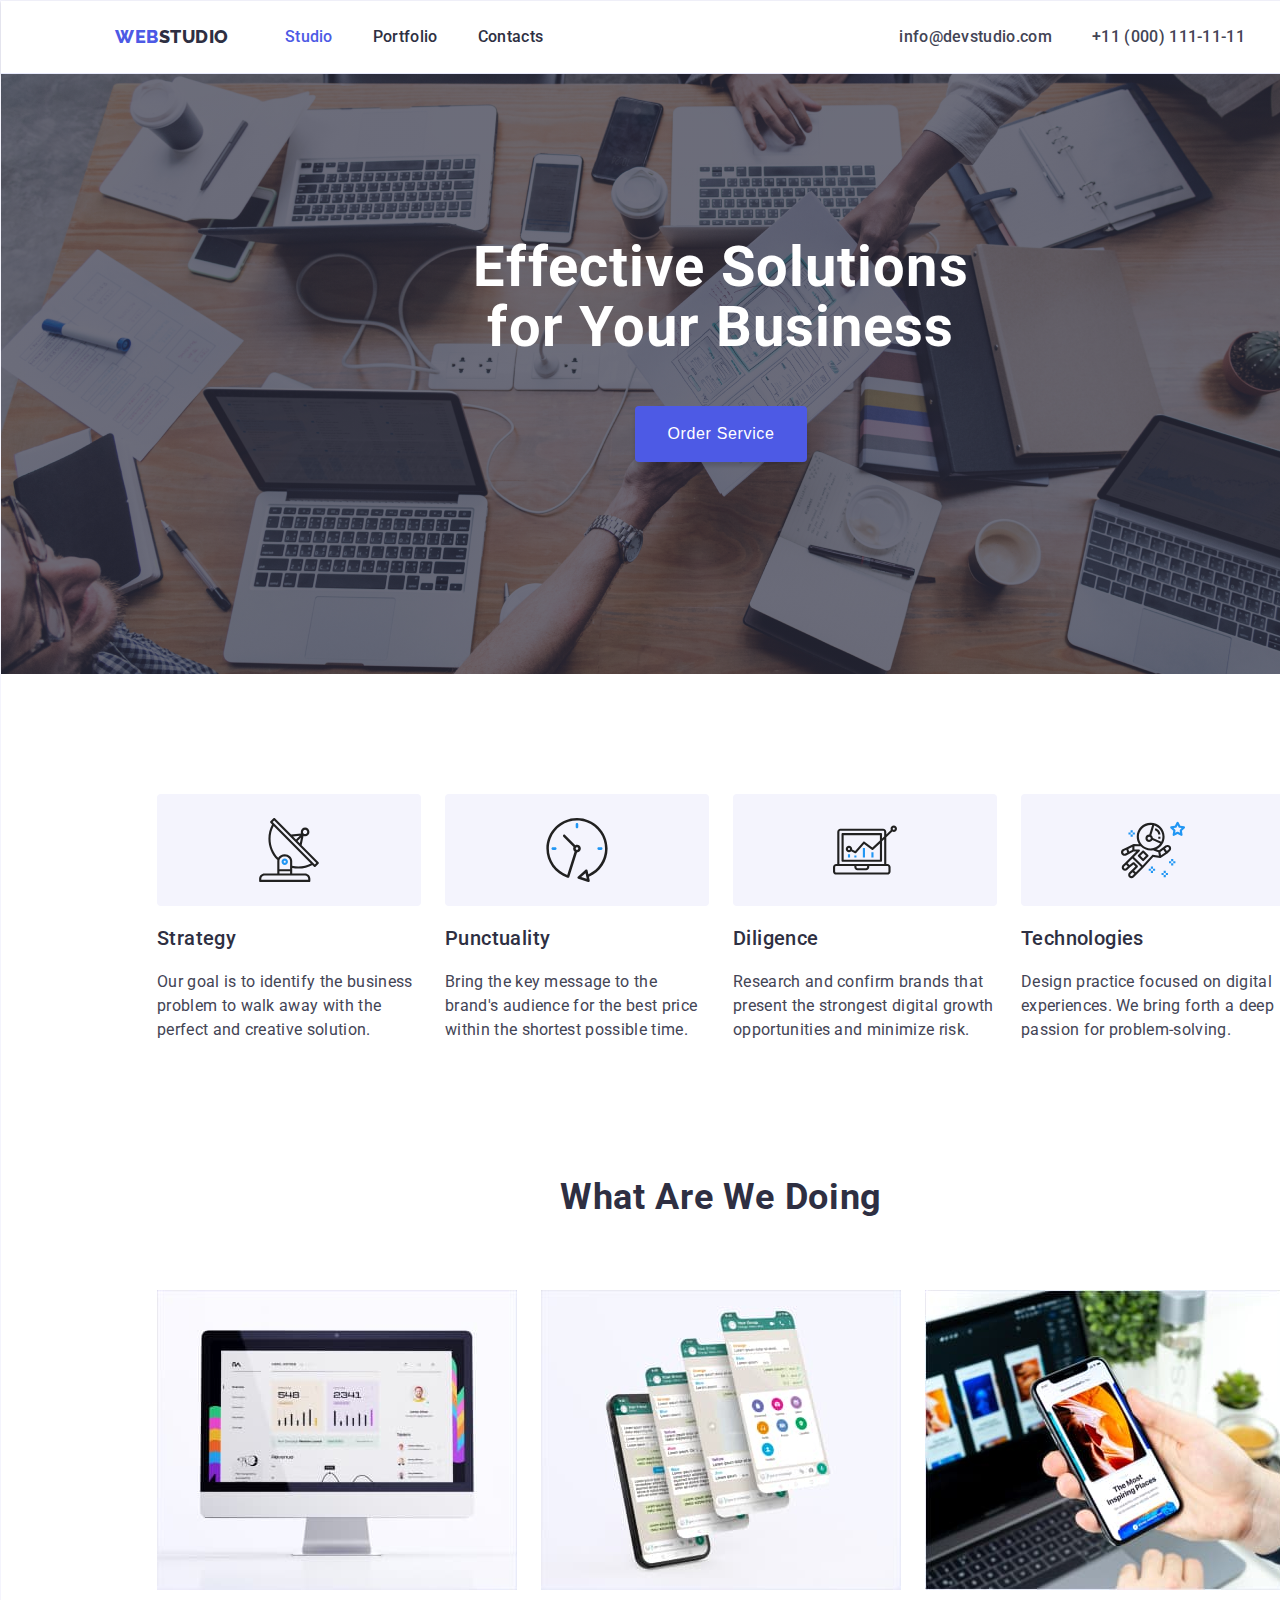
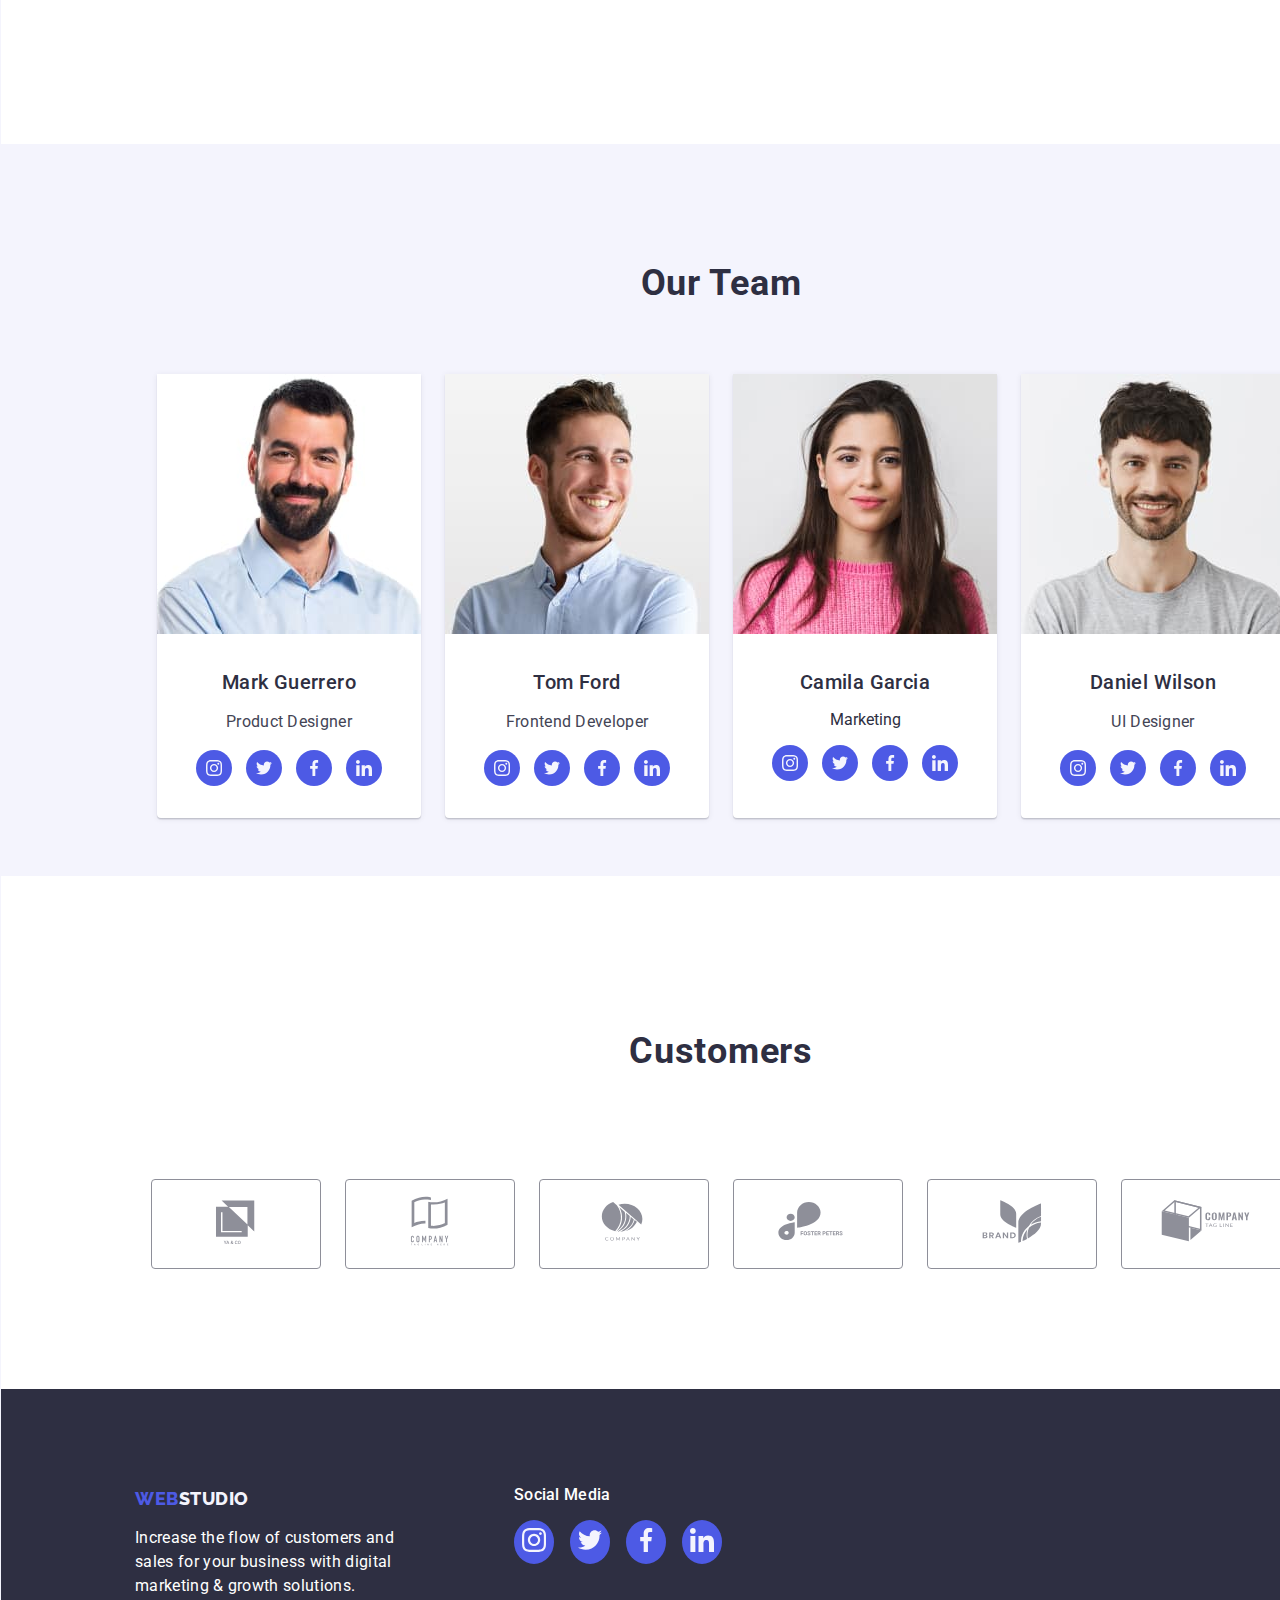
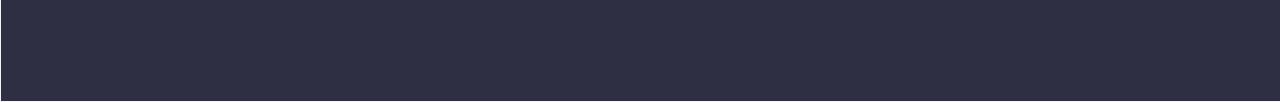
<file: index.html>
<!DOCTYPE html>
<html lang="en">
<head>
        <title>Homework 4</title>
        <meta charset="UTF-8">
        <link rel="stylesheet" href="./css/styles.css" />
        <link rel="preconnect" href="https://fonts.googleapis.com">
        <link rel="preconnect" href="https://fonts.gstatic.com" crossorigin>
        <link href="https://fonts.googleapis.com/css2?family=Roboto:wght@400;500;700;900&display=swap" rel="stylesheet">
        <link rel="preconnect" href="https://fonts.googleapis.com">
        <link rel="preconnect" href="https://fonts.gstatic.com" crossorigin>
        <link href="https://fonts.googleapis.com/css2?family=Raleway:wght@800&display=swap" rel="stylesheet">
 <!-- Heading -->
</head>
    <body class="flex-container">
        <header class="container d-flex header">
            <div class="d-flex">
                <a href="WEBSTUDIO" class="logo link"><span class="logo-web">WEB</span><span class="logo-studio-nav">STUDIO</span></a>
                <nav>
                    <ul class="list flex-link">
                        <li>
                            <a href="index.html" class="link nav-link active" >Studio</a>
                        </li>
                        
                        <li>
                            <a href="portfolio.html" class="link nav-link">Portfolio</a>
                        </li>

                        <li>
                            <a href="Contacts" class="link nav-link">Contacts</a>
                        </li>
                    </ul>
                </nav>
            </div>
            <!-- Contacts -->
            <ul class="list flex-contacts">
                <li>
                    <a href="mailto:info@devstudio.com" class="link contacts">info@devstudio.com</a>
                </li>
                <li>
                    <a href="tel:+11000111-11-11" class="link contacts">+11 (000) 111-11-11</a>
                </li>
            </ul>
        </header>

        <!-- Main Content -->
        <main>
            <!-- Hero Section -->
            <section class="hero">
            <h1 class="hero-text">Effective Solutions <br>for Your Business</h1> 
            <button type="button" class="hero-btn">Order Service</button>
            </section>
            <!-- Benefit Section -->
            <section class="benefits">
                <ul class="list">
                    <li>
                        <div class="ben-icon">
                            <svg width="64" height="64">
                                <use href="./images/icons.svg#antenna-1"></use>
                            </svg>
                        </div>
                        <h3 class="benefits">Strategy</h3>
                        <p class="text">Our goal is to identify the business problem to walk away with the perfect and creative solution.</p>
                    </li>
                
                    <li>
                        <div class="ben-icon">
                            <svg width="64" height="64">
                                <use href="./images/icons.svg#clock-1"></use>
                            </svg>
                        </div>
                        <h3 class="benefits">Punctuality</h3>
                        <p class="text">Bring the key message to the brand's audience for the best price within the shortest possible time.</p>
                    </li>
                
                    <li>
                        <div class="ben-icon">
                            <svg width="64" height="64">
                                <use href="./images/icons.svg#diagram-1"></use>
                            </svg>
                        </div>
                        <h3 class="benefits">Diligence</h3>
                        <p class="text">Research and confirm brands that present the strongest digital growth opportunities and minimize risk.</p>
                    </li>
                
                    <li>
                        <div class="ben-icon">
                            <svg width="64" height="64">
                                <use href="./images/icons.svg#astronaut-1"></use>
                            </svg>
                        </div>
                        <h3 class="benefits">Technologies</h3>
                        <p class="text">Design practice focused on digital experiences. We bring forth a deep passion for problem-solving.</p>
                    </li>
                </ul>   
            </section>
 
            <!-- What We Do Section -->
            <section class="about">
                <h2 class="profile">What are we doing</h2>
                <ul class="list">
                    <li>
                    <img src="images/Desktop.jpg" alt="Desktop" width="360"/>
                    </li>
                
                    <li>
                    <img src="images/MobileScreen.jpg" alt="Mobile Screen" width="360"/>
                    </li>
            
                    <li>
                        <img src="images/Mobile.jpg" alt="Mobile device in front of Desktop" width="360"/>
                    </li>
                </ul>
            </section>

            <!-- Team Members -->
            <section class="team bg-light">
                <h2 class="profile">Our Team</h2>
                <ul class="list">
                    <li>
                        <img src="images/Mark.jpg" alt="Smiling guy with beard in a Polo" width="264x348" />
                        <div class="team-caption">
                            <h3 class="team-name">Mark Guerrero</h3>
                            <p class="text">Product Designer</p>
                            <div class="team-socials">
                                <a class="ts-icon">
                                   <svg width="16" height="16">
                                    <use href="./images/icons.svg#instagram-2"></use>
                                   </svg>
                                </a>
                                <a class="ts-icon">
                                    <svg width="16" height="16">
                                        <use href="./images/icons.svg#twitter-1"></use>
                                    </svg>
                                </a>
                                <a class="ts-icon">
                                    <svg width="16" height="16">
                                        <use href="./images/icons.svg#facebook"></use>
                                    </svg>
                                </a>
                                <a class="ts-icon">
                                    <svg width="16" height="16">
                                        <use href="./images/icons.svg#linkedin-1"></use>
                                    </svg>
                                </a>
                            </div>
                        </div>
                    </li>
                
                    <li>
                        <img src="images/Tom.jpg" alt="Smiling guy in a Polo" width="264x348"/>
                        <div class="team-caption">
                            <h3 class="team-name">Tom Ford</h3>
                            <p class="text">Frontend Developer</p>
                            <div class="team-socials">
                                <a class="ts-icon">
                                    <svg width="16" height="16">
                                        <use href="./images/icons.svg#instagram-2"></use>
                                    </svg>
                                </a>
                                <a class="ts-icon">
                                    <svg width="16" height="16">
                                        <use href="./images/icons.svg#twitter-1"></use>
                                    </svg>
                                </a>
                                <a class="ts-icon">
                                    <svg width="16" height="16">
                                        <use href="./images/icons.svg#facebook"></use>
                                    </svg>
                                </a>
                                <a class="ts-icon">
                                    <svg width="16" height="16">
                                        <use href="./images/icons.svg#linkedin-1"></use>
                                    </svg>
                                </a>
                            </div>
                        </div>
                    </li>
                    
                    <li>
                        <img src="images/Camila.jpg" alt="Girl in Pink Sweater" width="264x348"/>
                        <div class="team-caption">
                            <h3 class="team-name">Camila Garcia</h3>
                            <p class="team-text">Marketing</p>
                            <div class="team-socials">
                                <a class="ts-icon">
                                    <svg width="16" height="16">
                                        <use href="./images/icons.svg#instagram-2"></use>
                                    </svg>
                                </a>
                                <a class="ts-icon">
                                    <svg width="16" height="16">
                                        <use href="./images/icons.svg#twitter-1"></use>
                                    </svg>
                                </a>
                                <a class="ts-icon">
                                    <svg width="16" height="16">
                                        <use href="./images/icons.svg#facebook"></use>
                                    </svg>
                                </a>
                                <a class="ts-icon">
                                    <svg width="16" height="16">
                                        <use href="./images/icons.svg#linkedin-1"></use>
                                    </svg>
                                </a>
                            </div>
                        </div>
                    </li>
                    
                    <li>
                        <img src="images/Daniel.jpg" alt="Smiling guy with beard in a Shirt" width="264x348"/>
                        <div class="team-caption">
                            <h3 class="team-name">Daniel Wilson</h3>
                            <p class="text">UI Designer</p>
                            <div class="team-socials">
                                <a class="ts-icon">
                                    <svg width="16" height="16">
                                        <use href="./images/icons.svg#instagram-2"></use>
                                    </svg>
                                </a>
                                <a class="ts-icon">
                                    <svg width="16" height="16">
                                        <use href="./images/icons.svg#twitter-1"></use>
                                    </svg>
                                </a>
                                <a class="ts-icon">
                                    <svg width="16" height="16">
                                        <use href="./images/icons.svg#facebook"></use>
                                    </svg>
                                </a>
                                <a class="ts-icon">
                                    <svg width="16" height="16">
                                        <use href="./images/icons.svg#linkedin-1"></use>
                                    </svg>
                                </a>
                            </div>
                        </div>
                    </li>
                </ul>              
            </section>

            <section class="clients">
                <h2 class="profile">Customers</h2>
                <ul class="list-icon">
                    <li class="customers-icon">
                        <a href="#">
                            <svg width="104" height="56">
                                <use href="./images/icons.svg#Logo-6"></use>
                            </svg>
                        </a>
                    </li>
                    <li class="customers-icon">
                        <a href="#">
                            <svg width="104" height="56">
                                <use href="./images/icons.svg#Logo-4"></use>
                            </svg>
                        </a>
                    </li>
                    <li class="customers-icon">
                        <a href="#">
                            <svg width="104" height="56">
                                <use href="./images/icons.svg#Logo-3"></use>
                            </svg>
                        </a>
                    </li>
                    <li class="customers-icon">
                        <a href="#">
                            <svg width="104" height="56">
                                <use href="./images/icons.svg#Logo-2"></use>
                            </svg>
                        </a>
                    </li>
                    <li class="customers-icon">
                        <a href="#">
                            <svg width="104" height="56">
                                <use href="./images/icons.svg#Logo"></use>
                            </svg>
                        </a>
                    </li>
                    <li class="customers-icon">
                        <a href="#">
                            <svg width="104" height="56">
                                <use href="./images/icons.svg#Logo-1"></use>
                            </svg>
                        </a>
                    </li>
                </ul>
            </section>
        </main>

        <!-- Foot -->
        <footer class="bg-dark footer-media">
            <div class="flex-footer">
                <a href="WEBSTUDIO" class="logo"><span class="logo-web">WEB</span><span class="logo-studio-footer">STUDIO</span></a>
                <p class="footer-text">
                    Increase the flow of customers and <br>
                    sales for your business with digital <br>
                    marketing & growth solutions.
                </p>
            </div>

            <div class="footer-sm">
                <p>Social Media</p>
                <ul class="footer-icon">
                    <li class="media-icon">
                        <div class="footer-icon">
                            <a class="sm-icon" href="#">
                                <svg width="24" height="24">
                                    <use href="./images/icons.svg#instagram-2"></use>
                                </svg>
                            </a>
                        </div>
                    </li>
                    <li class="media-icon">
                        <div class="footer-icon">
                            <a class="sm-icon" href="#">
                                <svg width="24" height="24">
                                    <use href="./images/icons.svg#twitter-1"></use>
                                </svg>
                            </a>
                        </div>
                    </li>
                    <li class="media-icon">
                        <div class="footer-icon">
                            <a class="sm-icon" href="#">
                                <svg width="24" height="24">
                                    <use href="./images/icons.svg#facebook"></use>
                                </svg>
                            </a>
                        </div>
                    </li>
                    <li class="media-icon">
                        <div class="footer-icon">
                            <a class="sm-icon" href="#">
                                <svg width="24" height="24">
                                    <use href="./images/icons.svg#linkedin-1"></use>
                                </svg>
                            </a>
                        </div>
                    </li>
                </ul>
            </div>
        </footer>
    </body>
        
</html>
</file>
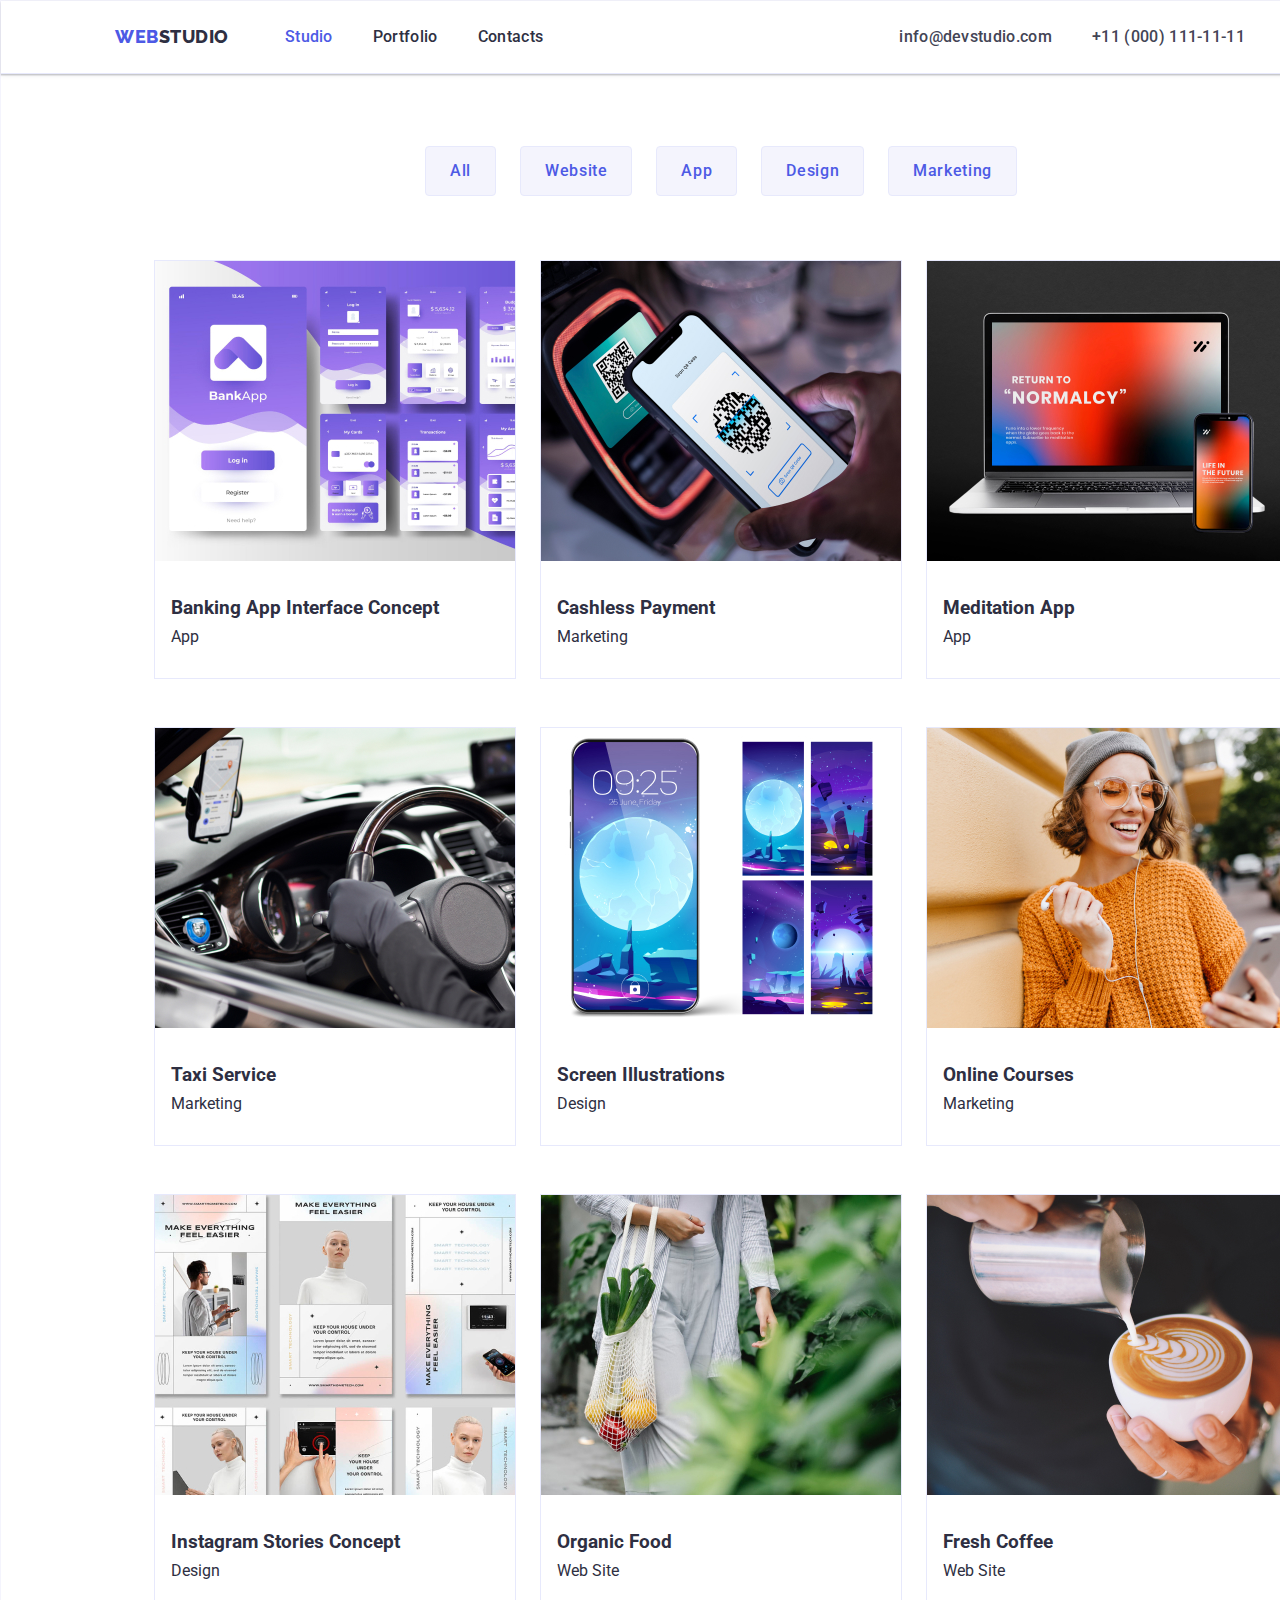
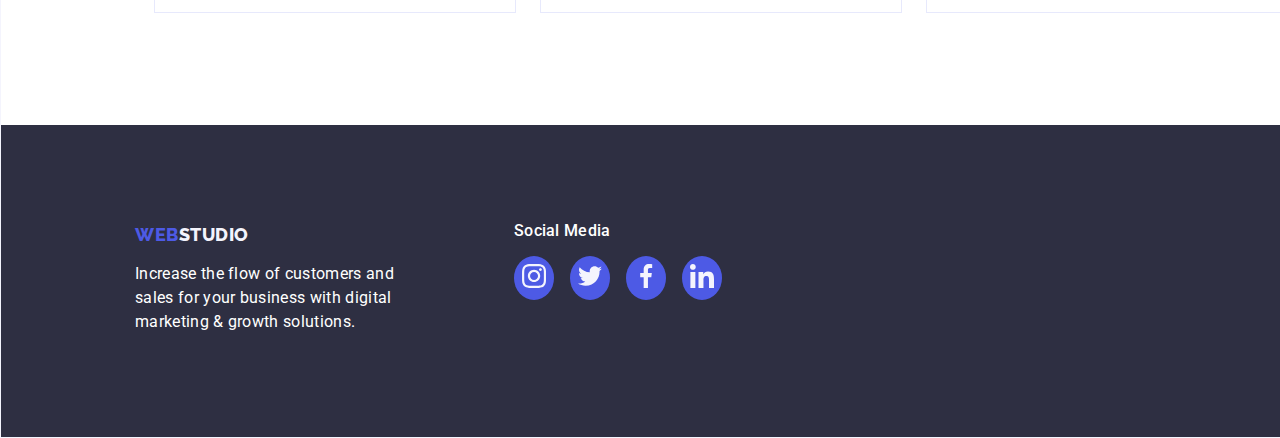
<file: portfolio.html>
<!DOCTYPE html>
<html lang="en">

<head>
    <title>Homework 4</title>
    <meta charset="UTF-8">
    <link rel="stylesheet" href="./css/styles.css" />
    <link rel="preconnect" href="https://fonts.googleapis.com">
    <link rel="preconnect" href="https://fonts.gstatic.com" crossorigin>
    <link href="https://fonts.googleapis.com/css2?family=Roboto:wght@400;500;700;900&display=swap" rel="stylesheet">
    <link rel="preconnect" href="https://fonts.googleapis.com">
    <link rel="preconnect" href="https://fonts.gstatic.com" crossorigin>
    <link href="https://fonts.googleapis.com/css2?family=Raleway:wght@800&display=swap" rel="stylesheet">
    <!-- Heading -->
</head>

    <body class="flex-container">
        <header class="container d-flex header">
            <div class="d-flex">
                <a href="WEBSTUDIO" class="logo link"><span class="logo-web">WEB</span><span
                        class="logo-studio-nav">STUDIO</span></a>
                <nav>
                    <ul class="list flex-link">
                        <li>
                            <a href="index.html" class="link nav-link active">Studio</a>
                        </li>

                        <li>
                            <a href="portfolio.html" class="link nav-link">Portfolio</a>
                        </li>

                        <li>
                            <a href="Contacts" class="link nav-link">Contacts</a>
                        </li>
                    </ul>
                </nav>
            </div>
            <!-- Contacts -->
            <ul class="list flex-contacts">
                <li>
                    <a href="mailto:info@devstudio.com" class="link contacts">info@devstudio.com</a>
                </li>
                <li>
                    <a href="tel:+11000111-11-11" class="link contacts">+11 (000) 111-11-11</a>
                </li>
            </ul>
        </header>

        <main class="portfolio">
            <div class="port-btn">
                <button type="button" class="port-link">All</button>
                <button type="button" class="port-link">Website</button>
                <button type="button" class="port-link">App</button>
                <button type="button" class="port-link">Design</button>
                <button type="button" class="port-link">Marketing</button>
            </div>

            <div class="projects">
                <ul class="proj-list">
                    <li class="proj-tab">
                        <img src="./images/port-1.jpg" alt="Bank App">
                        <div class="proj-caption">
                            <h3>Banking App Interface Concept</h3>
                            <p>App</p>
                        </div>
                    </li>
                    <li class="proj-tab">
                        <img src="./images/port-2.jpg" alt="Cashless Payment">
                        <div class="proj-caption">
                            <h3>Cashless Payment</h3>
                            <p>Marketing</p>
                        </div>
                    </li>
                    <li class="proj-tab">
                        <img src="./images/port-3.jpg" alt="Meditation App">
                        <div class="proj-caption">
                            <h3>Meditation App</h3>
                            <p>App</p>
                        </div>
                    </li>
                    <li class="proj-tab">
                        <img src="./images/port-4.jpg" alt="Taxi Service">
                        <div class="proj-caption">
                            <h3>Taxi Service</h3>
                            <p>Marketing</p>
                        </div>
                    </li>
                    <li class="proj-tab">
                        <img src="./images/port-5.jpg" alt="Screen Illustrations">
                        <div class="proj-caption">
                            <h3>Screen Illustrations</h3>
                            <p>Design</p>
                        </div>
                    </li>
                    <li class="proj-tab">
                        <img src="./images/port-6.jpg" alt="Online Courses">
                        <div class="proj-caption">
                            <h3>Online Courses</h3>
                            <p>Marketing</p>
                        </div>
                    </li>
                    <li class="proj-tab">
                        <img src="./images/port-7.jpg" alt="Instagram Stories Concept">
                        <div class="proj-caption">
                            <h3>Instagram Stories Concept</h3>
                            <p>Design</p>
                        </div>
                    </li>
                    <li class="proj-tab">
                        <img src="./images/port-8.jpg" alt="Organic Food">
                        <div class="proj-caption">
                            <h3>Organic Food</h3>
                            <p>Web Site</p>
                        </div>
                    </li>
                    <li class="proj-tab">
                        <img src="./images/port-9.jpg" alt="Fresh Coffee">
                        <div class="proj-caption">
                            <h3>Fresh Coffee</h3>
                            <p>Web Site</p>
                        </div>
                    </li>
                </ul>
            </div>
        </main>

        <footer class="bg-dark footer-media">
            <div class="flex-footer">
                <a href="WEBSTUDIO" class="logo"><span class="logo-web">WEB</span><span
                        class="logo-studio-footer">STUDIO</span></a>
                <p class="footer-text">
                    Increase the flow of customers and <br>
                    sales for your business with digital <br>
                    marketing & growth solutions.
                </p>
            </div>

            <div class="footer-sm">
                <p>Social Media</p>
                <ul class="footer-icon">
                    <li class="media-icon">
                        <div class="footer-icon">
                            <a class="sm-icon" href="#">
                                <svg width="24" height="24">
                                    <use href="./images/icons.svg#instagram-2"></use>
                                </svg>
                            </a>
                        </div>
                    </li>
                    <li class="media-icon">
                        <div class="footer-icon">
                            <a class="sm-icon" href="#">
                                <svg width="24" height="24">
                                    <use href="./images/icons.svg#twitter-1"></use>
                                </svg>
                            </a>
                        </div>
                    </li>
                    <li class="media-icon">
                        <div class="footer-icon">
                            <a class="sm-icon" href="#">
                                <svg width="24" height="24">
                                    <use href="./images/icons.svg#facebook"></use>
                                </svg>
                            </a>
                        </div>
                    </li>
                    <li class="media-icon">
                        <div class="footer-icon">
                            <a class="sm-icon" href="#">
                                <svg width="24" height="24">
                                    <use href="./images/icons.svg#linkedin-1"></use>
                                </svg>
                            </a>
                        </div>
                    </li>
                </ul>
            </div>
        </footer>
    </body>
        
</html>
</file>
<file: css/styles.css>
/* General Styling */
:root {
    --IRIS: #4D5AE5;
    --NAVY-BLUE: #2E2F42;
    --WHITE: #FFF;
    --CLOUD: #F4F4FD;
    --SLATE: #434455;
    --CORNFLOWER: #E7E9FC;
    --OCEAN: #404BBF;
    --LIGHT-SLATE: #8E8F99;
}

body {
    font-family: 'Roboto', sans-serif;
    color: var(--NAVY-BLUE);
    margin: 0 auto;
}

.flex-container {
    width: 1440px;
    border: 0.5px solid var(--CLOUD);
}

.list {
    list-style-type: none;
    padding-left: 0;
    margin: 0;
    display: flex; 
    justify-content: center;
    gap: 24px;
}

.text {
    color: var(--SLATE);
    font-size: 16px;
    font-weight: 400;
    line-height: 150%;
    letter-spacing: 0.32px;
}

.bg-dark {
    color: var(--CLOUD);
    background-color: var(--NAVY-BLUE);
    height: 312px;
}

.flex-link {
    gap: 40px;
    padding-left: 56px;
}

.flex-contacts {
    gap: 40px;
    padding-left: 332px;
}

/* End of General Styling */

/* Header Styling */

.logo {
    text-decoration: none;
    font-family: Raleway;
    font-size: 18px;
    font-weight: 800;
    line-height: 116.667%;
    letter-spacing: 0.54px;
    text-transform: uppercase;
}

.logo-web {
    color: var(--IRIS);
    font-family: Raleway;
    font-size: 18px;
    font-weight: 800;
    line-height: 116.667%;
    text-decoration: none;
    text-transform: uppercase;
    padding-left: 114px;
}

.logo-studio-nav {
    color: var(--NAVY-BLUE);
    font-family: Raleway;
    font-size: 18px;
    font-weight: 800;
    line-height: 116.667%;
    text-decoration: none;
    text-transform: uppercase;
}

.nav-link {
    text-decoration: none;
    color: var(--NAVY-BLUE);
    font-family: Roboto;
    font-size: 16px;
    font-weight: 500;
    line-height: 150%;
    letter-spacing: 0.32px;
}

.nav-link:hover,
.nav-link:focus {
    color: var(--IRIS);
}

.contacts {
    text-decoration: none;
    color: var(--SLATE);
    font-family: Roboto;
    font-size: 16px;
    font-weight: 500;
    line-height: 150%;
    letter-spacing: 0.32px;
}

.contacts:hover,
.contacts:focus {
    color: var(--IRIS);
}

.active {
    color: var(--IRIS);
}

.container {
    width: 1440px;
    padding: 24px 0 0 0;
    gap: 24px;
    border-bottom: 1px solid var(--CORNFLOWER, #E7E9FC);
    background: var(--WHITE, #FFF);
    box-shadow: 0px 1px 6px 0px rgba(46, 47, 66, 0.08), 0px 1px 1px 0px rgba(46, 47, 66, 0.16), 0px 2px 1px 0px rgba(46, 47, 66, 0.08);
}

.d-flex {
    display: flex;
    padding-bottom: 12px;
}

.header .d-flex {
    display: flex;
    align-items: center;
}

/* End of Header Styling*/

/* Hero Styling */

.benefits {
    font-size: 20px;
    font-weight: 500;
    line-height: 120%;
    letter-spacing: 0.4px;
    color: var(--NAVY-BLUE);
    display: flex;
    width: 264px;
    flex-direction: column;
    align-items: flex-start;
    gap: 8px;
}

.team-name {
    font-size: 20px;
    font-weight: 500;
    line-height: 120%;
    letter-spacing: 0.4px;
    color: var(--NAVY-BLUE)
}

.hero-text {
    text-align: center;
    font-size: 56px;
    font-weight: 700;
    line-height: 107.143%;
    letter-spacing: 1.12px;
    color: var(--WHITE);
    margin: 0px;
}

.hero-btn {
    background-color: var(--IRIS);
    color: var(--WHITE);
    font-size: 16px;
    font-weight: 500; 
    line-height: 150%;
    letter-spacing: 0.64px;
    border-radius: 4px;
    border: none;
    margin-top: 48px;
    padding: 16px 32px;
    box-shadow: 0px 4px 4px 0px rgba(0, 0, 0, 0.15);
}

.hero-btn:hover {
    color: var(--WHITE);
    cursor: pointer;
}

.benefits ul {
    display: flex;
    justify-content: center;
    list-style-type: none;
    gap: 24px;
    margin-top: 120px;
    margin-left: 156px;
}

.hero {
    height: 600px;
    width: 100%;
    text-align: center;
}

.hero {
   background: linear-gradient(rgba(46, 47, 66, 0.7),rgba(46, 47, 66, 0.7)), url(../images/people-office.jpg);
    background-size: cover;
    background-repeat: no-repeat;
    width: 100%;
}

.hero-text {
    padding-top: 164px;
}

.ben-icon {
    border-radius: 4px;
    background: var(--CLOUD);
    display: flex;
    justify-content: center;
    padding: 24px 100px;
}

/* End of Hero Styling */

/* About Styling */

.profile {
    text-align: center;
    font-size: 36px;
    font-weight: 700;
    line-height: 111.111%;
    letter-spacing: 0.72px;
    text-transform: capitalize;  
}

.about h2 {
    text-align: center;
    margin-top: 120px;
    margin-bottom: 72px;
}

.about ul {
    display: flex;
    justify-content: center;
    list-style-type: none;
    gap: 24px;
    padding-bottom: 120px;
}

/* End of About Styling */

/* Team Members Styling */

.bg-light {
    background-color: var(--CLOUD);
    height: 732px;
}

.team li {
    background-color: var(--WHITE);
    margin-top: 40px;
    box-shadow: 0px 2px 1px 0px rgba(46, 47, 66, 0.08), 0px 1px 1px 0px rgba(46, 47, 66, 0.16), 0px 1px 6px 0px rgba(46, 47, 66, 0.08);
    border-radius: 0px 0px 4px 4px;
}

.team h2 {
    text-align: center;
    padding-top: 120px;
}

.team-caption {
    text-align: center;
    margin: 0;
    padding: 32px;
}

.team-name {
    margin: 0;
}

.team-socials {
    display: flex;
    justify-content: space-around;
}

.ts-icon {
    background-color: var(--IRIS);
    color: var(--CLOUD);
    padding: 10px;
    border-radius: 50%;
    fill: var(--CLOUD);
    display: flex;
    justify-content: center;
    align-items: center;
}

.ts-icon:hover,
.ts-icon:focus {
    cursor: pointer;
}

/* End of Team Member Styling */

/* Customer Styling */

.clients h2 {
    padding: 120px 0 72px 0;
    margin: 0;
    font-size: 36px;
    font-weight: 700;
    line-height: 111.111px;
    letter-spacing: 0.72px;
    text-transform: capitalize;
    color: var(--NAVY-BLUE);
}

.customers-icon {
    border-radius: 4px;
    border: 1px solid var(--LIGHT-SLATE, #8E8F99);
    fill: var(--LIGHT-SLATE);
    width: 168px;
    height: 88px;
    display: flex;
    justify-content: center;
    align-items: center;
}

.customers-icon:hover,
.customers-icon:focus {
    border-color: var(--IRIS);
}

.customers-icon svg {
    fill: var(--LIGHT-SLATE);
}

.customers-icon:hover svg,
.customers-icon:focus svg {
    fill: var(--IRIS);
}

.list-icon{
    list-style-type: none;
    padding-left: 0;
    margin: 16px 32px;
    display: flex;
    justify-content: center;
    align-items: center;
    gap: 24px;
    margin-bottom: 120px;
    margin-top: 0;
}

/* Portfolio Styling */

.portfolio {
    width: 1440px;
    text-align: center;
}

.port-btn {
    display: inline-flex;
    text-align: center;
    gap: 24px;
    padding-top: 72px;
    padding-bottom: 48px;
}

.port-link:hover,
.port-link:focus {
    color: var(--WHITE);
    cursor: pointer;
    background: var(--OCEAN);
}

.port-link {
    font-family: Roboto;
    padding: 12px 24px;
    border-radius: 4px;
    border: 1px solid var(--CORNFLOWER, #E7E9FC);
    background: var(--CLOUD, #F4F4FD);
    color: var(--IRIS, #4D5AE5);
    font-size: 16px;
    font-weight: 500;
    line-height: 150%;
    letter-spacing: 0.64px;
}

.projects {
    display: flex;
    width: 1440px;
}

.proj-tab {
    border: 1px solid var(--CORNFLOWER, #E7E9FC);
    margin-bottom: 24px;
}

.proj-tab:hover,
.proj-tab:focus {
    box-shadow: 0px 2px 1px 0px rgba(46, 47, 66, 0.08), 0px 1px 1px 0px rgba(46, 47, 66, 0.16), 0px 1px 6px 0px rgba(46, 47, 66, 0.08);
    border-radius: 0px 0px 4px 4px;
    cursor: pointer;
}

.proj-list {
    width: 1440px;
    display: flex;
    flex-wrap: wrap;
    padding: 0;
    gap: 24px;
}

.proj-list {
    display: flex;
    list-style-type: none;
    justify-content: center;
    width: 100%;
}

.proj-caption {
    display: flex;
    padding: 0px 16px;
    flex-direction: column;
    justify-content: center;
    align-items: flex-start;
    gap: 8px;
    align-self: stretch;
}

.proj-caption h3 {
    margin: 0;
    padding-top: 32px;
}

.proj-caption p {
    margin: 0;
    padding-bottom: 32px;
}

/* End of Portfolio Styling */

/* Footer Styling */

.logo-studio-footer {
    color: var(--CLOUD);
    font-family: Raleway;
    font-size: 18px;
    font-weight: 800;
    line-height: 116.667%;
    text-decoration: none;
    text-transform: uppercase;    
}

.footer-sm p {
    font-size: 16px;
    font-weight: 500;
    letter-spacing: 0.32px;
    color:var(--WHITE);
}

.footer-text {
    line-height: 150%;
    letter-spacing: 0.32px;
    color: var(--WHITE);
    padding-left: 114px;
}

.flex-footer {
   padding-top: 100px;
   padding-left: 20px;
}

.footer-sm {
    padding: 80px 0 0 120px;
}

.footer-media {
    display: flex;
    margin-top: 72px;
}

.media-icon{
    list-style-type: none;
}

.sm-icon {
    background-color: var(--IRIS);
    fill: var(--CLOUD);
    padding: 8px;
    border-radius: 50%;
    margin-left: 0;
}

.footer-icon {
    display: flex;
    justify-content: center;
    align-items: center;
    gap: 16px;
    padding-left: 0;
}
</file>
